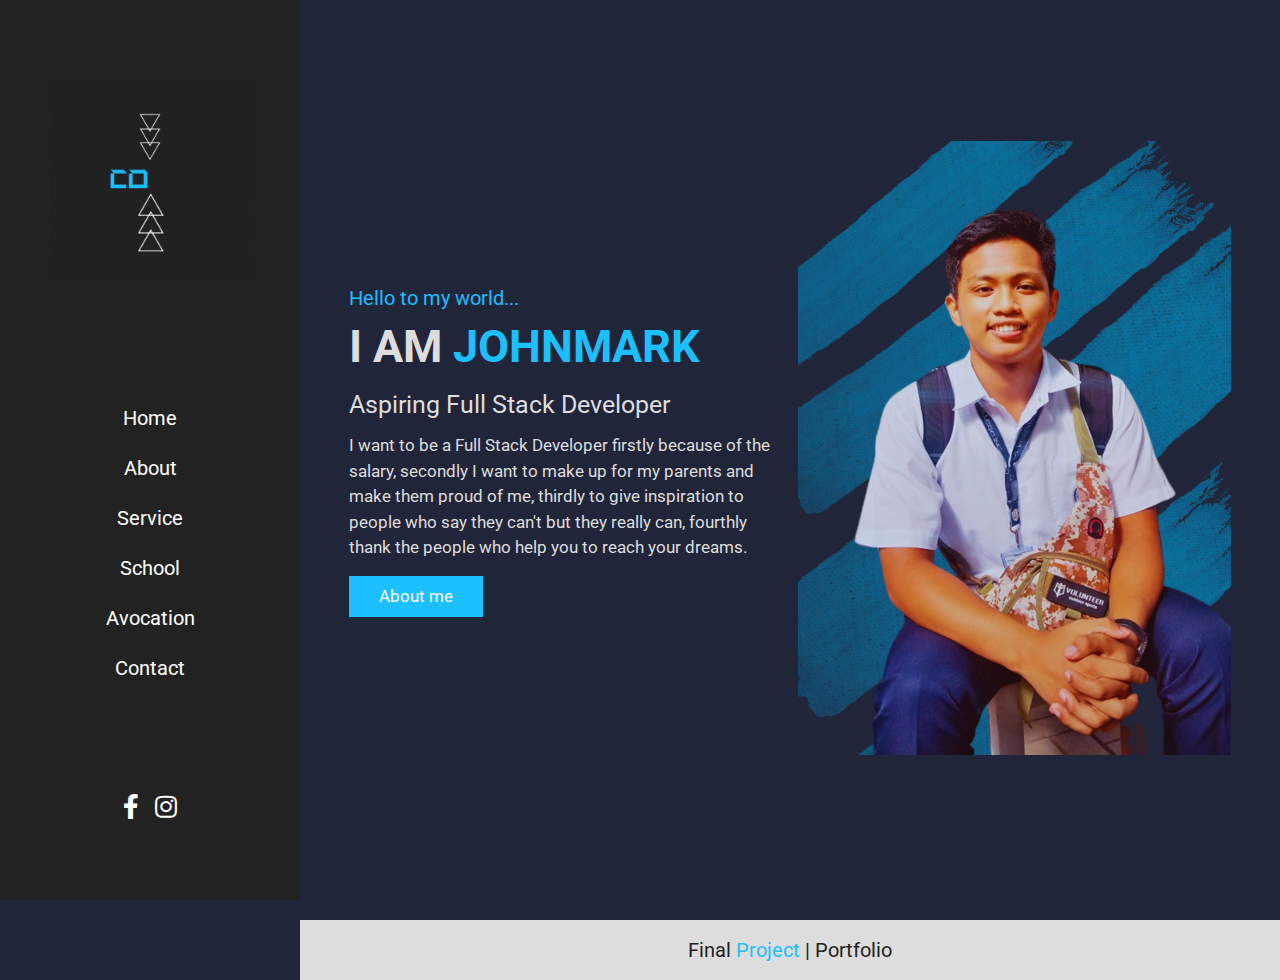
<file: index.html>
<!DOCTYPE html>
<html lang="en">
<head>
    <meta charset="UTF-8">
    <meta http-equiv="X-UA-Compatible" content="IE=edge">
    <meta name="viewport" content="width=device-width, initial-scale=1.0">
    <title>Homepage</title>
    <link rel="stylesheet" href="https://cdnjs.cloudflare.com/ajax/libs/font-awesome/5.15.3/css/all.min.css">
    <link rel="stylesheet" href="style.css">
    
</head>
<body>

<div id="menu-bars" class="fas fa-bars"></div>
    
<!-- header section starts  -->

<header>

    <a href="./index.html" class="logo"> <img src="./images/Logo.gif" height="200px" alt=""></a>
    <nav class="navbar">
        <ul>
            <li><a href="./index.html">Home</a></li>
            <li><a href="./about.html">About</a>
            <li><a href="./service.html">Service</a></li>
            <li><a href="./school.html">School</a></li>
            <li><a href="./avocation.html">Avocation</a></li>
            <li><a href="./contact.html">Contact</a></li>
        </ul>
    </nav>

    <div class="follow">
        <a href="https://web.facebook.com/johnmac.pareja/" target="_blank" class="fab fa-facebook-f"></a>
        <a href="https://www.instagram.com/johnmack_faeldonia/" target="_blank" class="fab fa-instagram"></a>
    </div>

</header>
<section class="home" id="home">

    <div class="content">
        <span class="hi"> Hello to my world... </span>
        <h3 id="animation"> i am <span> Johnmark </span> </h3>
        <p class="info"> Aspiring Full Stack Developer </p>
        <p class="text"> I want to be a Full Stack Developer firstly because of the salary, secondly I want to make up for my parents and make them proud of me, thirdly to give inspiration to people who say they can't but they really can, fourthly thank the people who help you to reach your dreams.</p>
        <a href="./about.html" class="btn">About me</a>
    </div>

    <div class="image">
        <img src="./images/imageshome-img.png" alt="">
    </div>

</section>

<footer class="footer"> Final <span> Project  </span> | Portfolio  </footer>
<script src="script.js"></script>

    

    
</body>
</html>
</file>
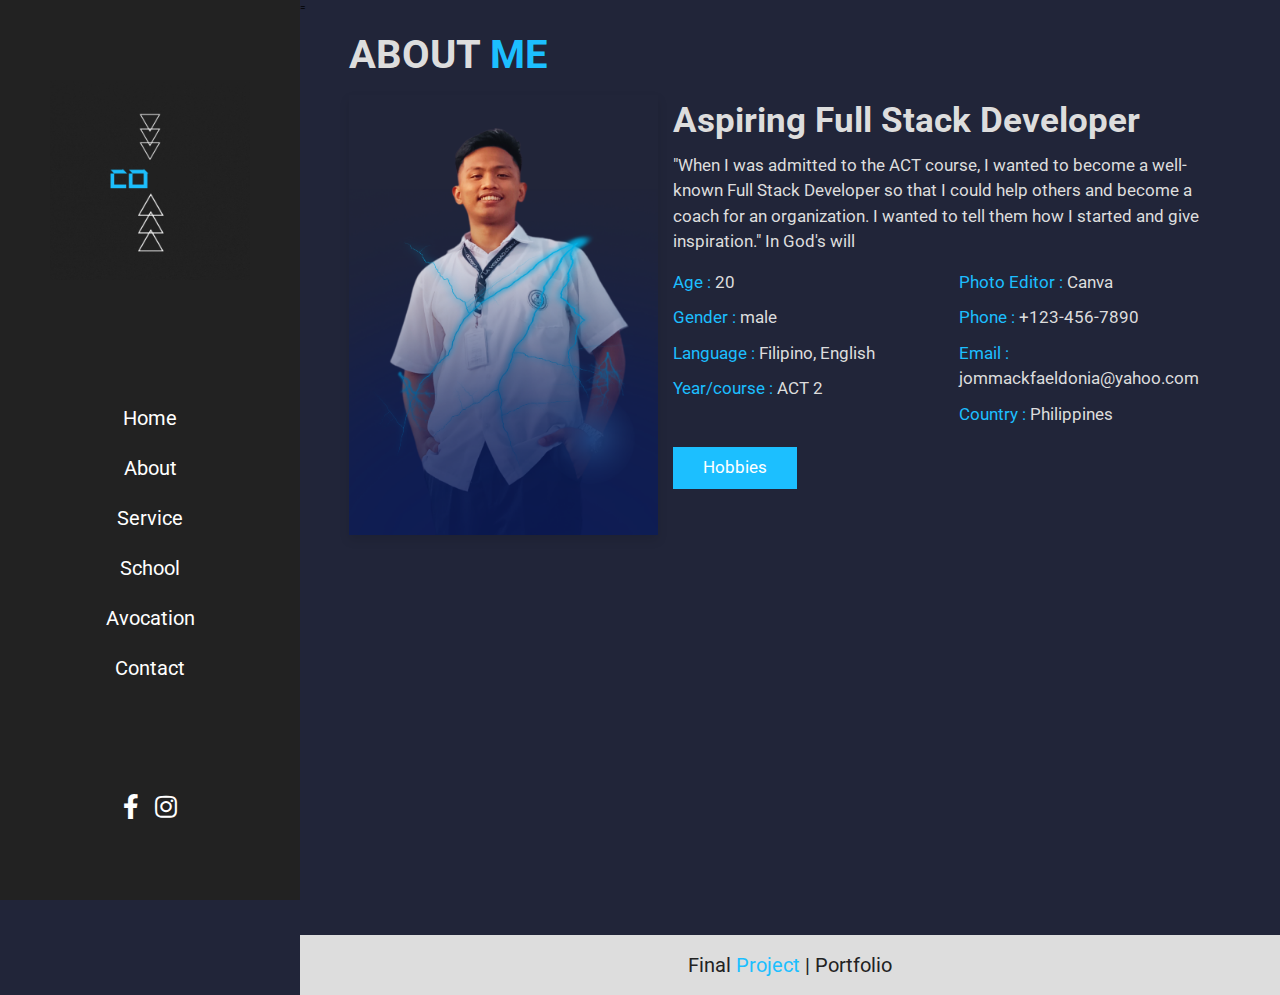
<file: about.html>
<!DOCTYPE html>
<html lang="en">
<head>
    <meta charset="UTF-8">
    <meta http-equiv="X-UA-Compatible" content="IE=edge">
    <meta name="viewport" content="width=device-width, initial-scale=1.0">
    <title>About</title>
    <link rel="stylesheet" href="https://cdnjs.cloudflare.com/ajax/libs/font-awesome/5.15.3/css/all.min.css">
    <link rel="stylesheet" href="style.css">
</head>
<body>
=

<div id="menu-bars" class="fas fa-bars"></div>
    
<!-- header section starts  -->

<header>

    <a href="./index.html" class="logo"> <img src="./images/Logo.gif" height="200px" alt=""></a>

    <nav class="navbar">
        <ul>
            <li><a href="./index.html">Home</a></li>
            <li><a href="./about.html">About</a>
            <li><a href="./service.html">Service</a></li>
            <li><a href="./school.html">School</a></li>
            <li><a href="./avocation.html">Avocation</a></li>
            <li><a href="./contact.html">Contact</a></li>
        </ul>
    </nav>
    <div class="follow">
        <a href="https://web.facebook.com/johnmac.pareja/" target="_blank" class="fab fa-facebook-f"></a>
        <a href="https://www.instagram.com/johnmack_faeldonia/" target="_blank" class="fab fa-instagram"></a>
    </div>
    

</header>
<!-- about section starts  -->

<section class="about" id="about">

    <h1 class="heading"> about <span> me </span> </h1>
    
    <div class="row-1">
    
        <div class="image">
            <img src="./images/imagesabout-img.png" alt="">
        </div>
    
        <div class="content">
            <h3>Aspiring Full Stack Developer</h3>
            <p>"When I was admitted to the ACT course, I wanted to become a well-known Full Stack Developer so that I could help others and become a coach for an organization. I wanted to tell them how I started and give inspiration." In God's will</p>
            <div class="box-container">
                <div class="box">
                    <p> <span>Age : </span> 20 </p>
                    <p> <span> Gender : </span> male </p>
                    <p> <span> Language : </span> Filipino, English </p>
                    <p> <span> Year/course : </span> ACT 2 </p>
                </div>
                <div class="box">
                    <p> <span> Photo Editor : </span> Canva </p>
                    <p> <span> Phone : </span> +123-456-7890 </p>
                    <p> <span> Email : </span> jommackfaeldonia@yahoo.com</p>
                    <p> <span> Country : </span> Philippines </p>
                </div>
                
        
            </div>
            
            <a href="./avocation.html" class="btn">Hobbies</a>


        </div>
        </div> 
        

    
        </div>
    </section>
    <footer class="footer"> Final <span> Project  </span> | Portfolio  </footer>
    <script src="script.js"></script>
</body>
</html>
</file>
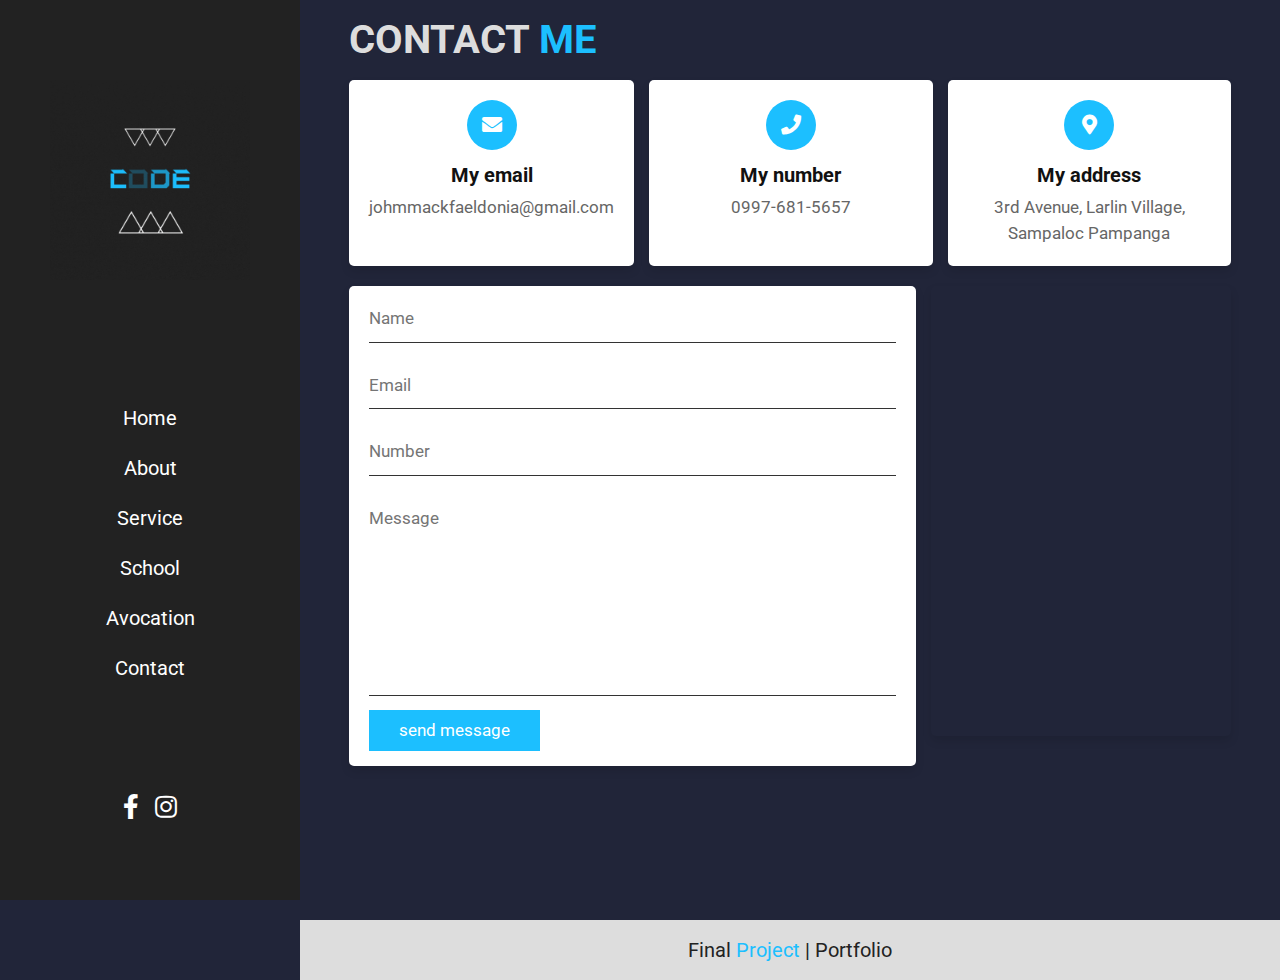
<file: contact.html>
<!DOCTYPE html>
<html lang="en">
<head>
    <meta charset="UTF-8">
    <meta http-equiv="X-UA-Compatible" content="IE=edge">
    <meta name="viewport" content="width=device-width, initial-scale=1.0">
    <title>Contact</title>
    <link rel="stylesheet" href="https://cdnjs.cloudflare.com/ajax/libs/font-awesome/5.15.3/css/all.min.css">
    <link rel="stylesheet" href="style.css">
</head>
<body>


<div id="menu-bars" class="fas fa-bars"></div>
    


<header>

    <a href="./index.html" class="logo"> <img src="./images/Logo.gif" height="200px" alt=""></a>

    <nav class="navbar">
        <ul>
            <li><a href="./index.html">Home</a></li>
            <li><a href="./about.html">About</a>
            <li><a href="./service.html">Service</a></li>
            <li><a href="./school.html">School</a></li>
            <li><a href="./avocation.html">Avocation</a></li>
            <li><a href="./contact.html">Contact</a></li>
        </ul>
    </nav>

    <div class="follow">
        <a href="https://web.facebook.com/johnmac.pareja/" target="_blank" class="fab fa-facebook-f"></a>
        <a href="https://www.instagram.com/johnmack_faeldonia/" target="_blank" class="fab fa-instagram"></a>
    </div>
</header>
<section class="contact" id="contact">

    <h1 class="heading"> contact <span> me </span> </h1>

    <div class="icons-container">

        <div class="icons">
            <i class="fas fa-envelope"></i>
            <h3>My email</h3>
            <p>johmmackfaeldonia@gmail.com</p>
           
        </div>

        <div class="icons">
            <i class="fas fa-phone"></i>
            <h3>My number</h3>
            <p>0997-681-5657</p>
        </div>

        <div class="icons">
            <i class="fas fa-map-marker-alt"></i>
            <h3>My address</h3>
            <p>3rd Avenue, Larlin Village, Sampaloc Pampanga</p>
        </div>

    </div>

    <div class="row">

        <form action="">

            <input type="text" placeholder="name" class="box">
            <input type="email" placeholder="email" class="box">
            <input type="number" placeholder="number" class="box">

            <textarea name="" placeholder="message" id="" cols="30" rows="10"></textarea>

            <input type="submit" class="btn" value="send message">

        </form>

        <iframe class="map" src="https://www.google.com/maps/embed?pb=!1m18!1m12!1m3!1d3854.572774555945!2d120.75601475060654!3d14.960876889522646!2m3!1f0!2f0!3f0!3m2!1i1024!2i768!4f13.1!3m3!1m2!1s0x33965633ab27826d%3A0x2d7dedc6e68c3526!2sLarlin%20Village!5e0!3m2!1sen!2sph!4v1673173034094!5m2!1sen!2sph" width="600" height="450" style="border:0;" allowfullscreen="" loading="lazy" referrerpolicy="no-referrer-when-downgrade" allowfullscreen="" loading="lazy"></iframe>

    </div>
  

</section>
<footer class="footer"> Final <span> Project  </span> | Portfolio  </footer>
<script src="script.js"></script>

</body>
</html>
</file>
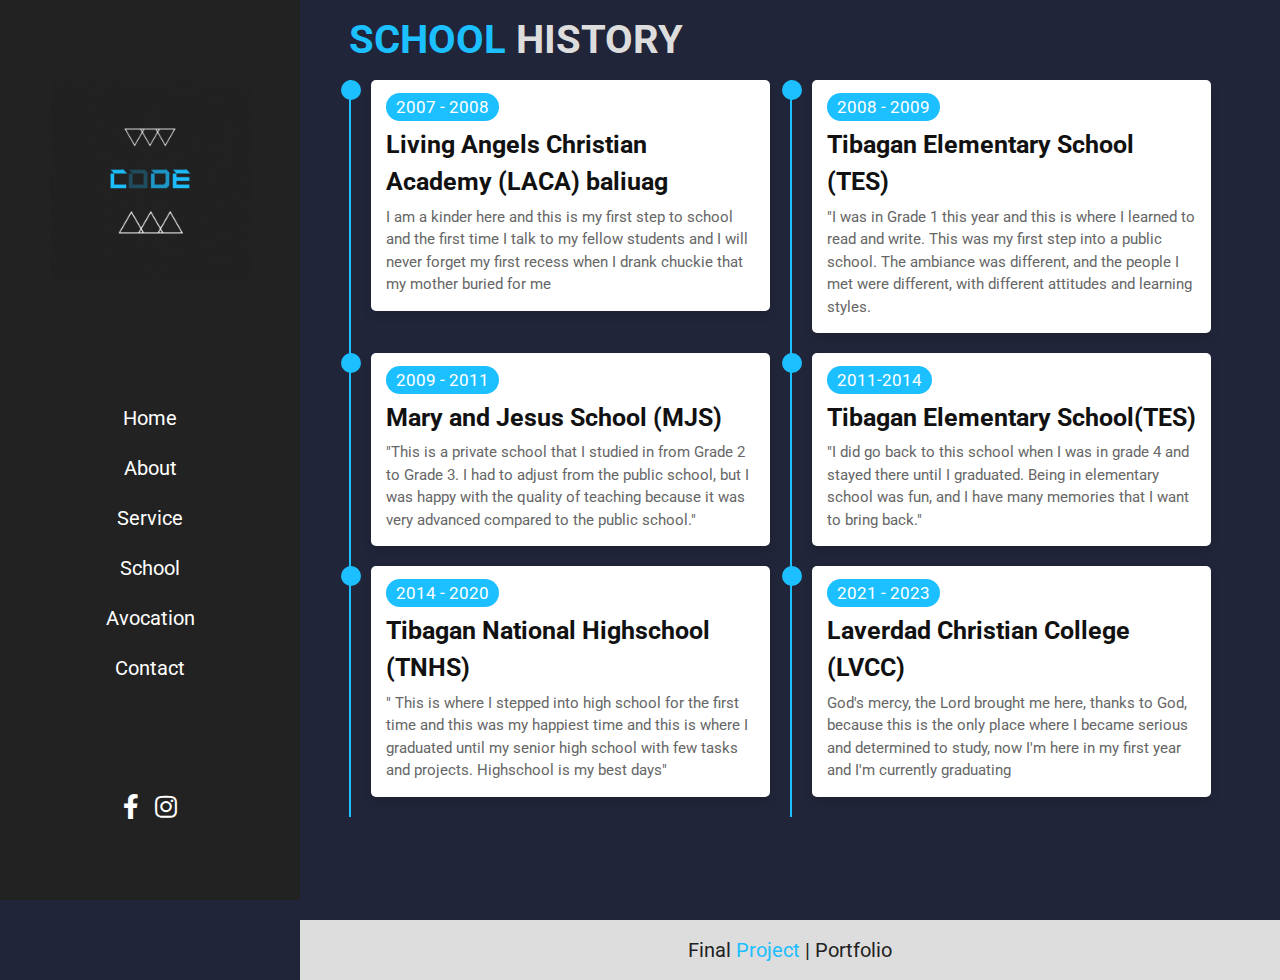
<file: school.html>
<!DOCTYPE html>
<html lang="en">
<head>
    <meta charset="UTF-8">
    <meta http-equiv="X-UA-Compatible" content="IE=edge">
    <meta name="viewport" content="width=device-width, initial-scale=1.0">
    <title>School History</title>
    <link rel="stylesheet" href="https://cdnjs.cloudflare.com/ajax/libs/font-awesome/5.15.3/css/all.min.css">
    <link rel="stylesheet" href="style.css">
</head>
<body>


<div id="menu-bars" class="fas fa-bars"></div>
    
<!-- header section starts  -->

<header>

    <a href="./index.html" class="logo"> <img src="./images/Logo.gif" height="200px" alt=""></a>

    <nav class="navbar">
        <ul>
            <li><a href="./index.html">Home</a></li>
            <li><a href="./about.html">About</a>
            <li><a href="./service.html">Service</a></li>
            <li><a href="./school.html">School</a></li>
            <li><a href="./avocation.html">Avocation</a></li>
            <li><a href="./contact.html">Contact</a></li>
        </ul>
    </nav>
    <div class="follow">
        <a href="https://web.facebook.com/johnmac.pareja/" target="_blank" class="fab fa-facebook-f"></a>
        <a href="https://www.instagram.com/johnmack_faeldonia/" target="_blank" class="fab fa-instagram"></a>
    </div>

</header>

<section class="school" id="school">

    <h1 class="heading"> <span> school </span> history </h1>

    <div class="box-container">

        <div class="box">
            <div class="content">
                <span> 2007 - 2008 </span>
                <h3>Living Angels Christian Academy (LACA) baliuag</h3>
                <p>I am a kinder here and this is my first step to school and the first time I talk to my fellow students and I will never forget my first recess when I drank chuckie that my mother buried for me<p>
            </div>
        </div>

        <div class="box">
            <div class="content">
                <span> 2008 - 2009 </span>
                <h3>Tibagan Elementary School (TES)</h3>
                <p>"I was in Grade 1 this year and this is where I learned to read and write. This was my first step into a public school. The ambiance was different, and the people I met were different, with different attitudes and learning styles.</p>
            </div>
        </div>

        <div class="box">
            <div class="content">
                <span> 2009 - 2011 </span>
                <h3>Mary and Jesus School (MJS)</h3>
                <p>"This is a private school that I studied in from Grade 2 to Grade 3. I had to adjust from the public school, but I was happy with the quality of teaching because it was very advanced compared to the public school."</p>
            </div>
        </div>

        <div class="box">
            <div class="content">
                <span> 2011-2014 </span>
                <h3>Tibagan Elementary School(TES)</h3>
                <p>"I did go back to this school when I was in grade 4 and stayed there until I graduated. Being in elementary school was fun, and I have many memories that I want to bring back."</p>
            </div>
        </div>

        <div class="box">
            <div class="content">
                <span> 2014 - 2020 </span>
                <h3>Tibagan National Highschool (TNHS)</h3>
                <p>"
                    This is where I stepped into high school for the first time and this was my happiest time and this is where I graduated until my senior high school with few tasks and projects. Highschool is my best days"</p>
            </div>
        </div>

        <div class="box">
            <div class="content">
                <span> 2021 - 2023 </span>
                <h3>Laverdad Christian College (LVCC)</h3>
                <p>
                    God's mercy, the Lord brought me here, thanks to God, because this is the only place where I became serious and determined to study, now I'm here in my first year and I'm currently graduating</p>
            </div>
        </div>
   
      

    </div>

</section>
<footer class="footer"> Final <span> Project  </span> | Portfolio  </footer>
<script src="script.js"></script>

    
</body>
</html>
</file>
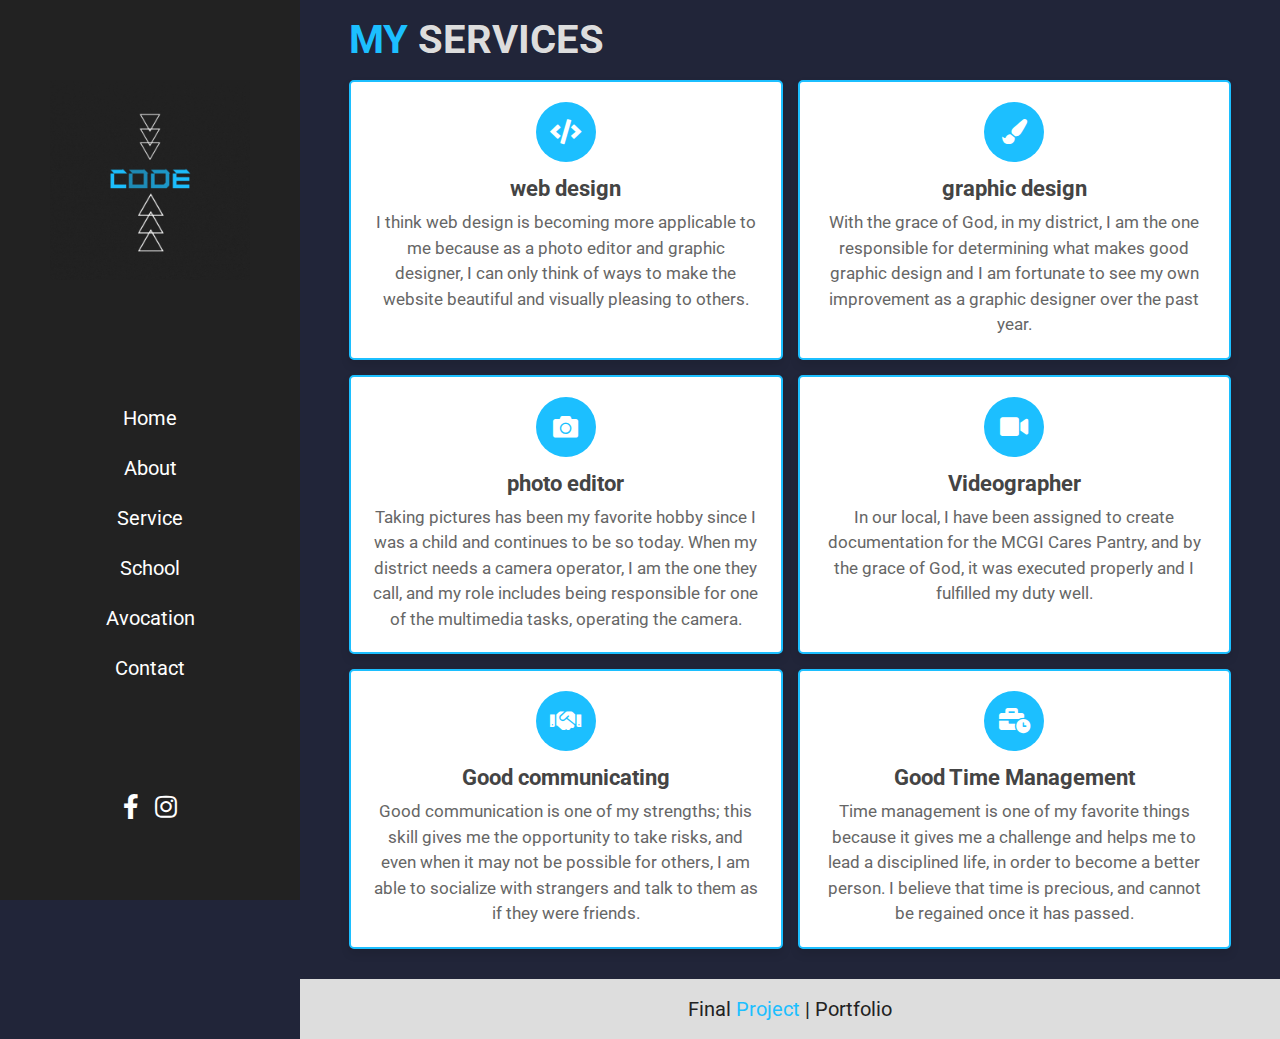
<file: service.html>
<!DOCTYPE html>
<html lang="en">
<head>
    <meta charset="UTF-8">
    <meta http-equiv="X-UA-Compatible" content="IE=edge">
    <meta name="viewport" content="width=device-width, initial-scale=1.0">
    <title>Service</title>
    <link rel="stylesheet" href="https://cdnjs.cloudflare.com/ajax/libs/font-awesome/5.15.3/css/all.min.css">
    <link rel="stylesheet" href="style.css">
</head>
<body>
 

<div id="menu-bars" class="fas fa-bars"></div>
    
<!-- header section starts  -->

<header>

    <a href="./index.html" class="logo"> <img src="./images/Logo.gif" height="200px" alt=""></a>

    <nav class="navbar">
        <ul>
            <li><a href="./index.html">Home</a></li>
            <li><a href="./about.html">About</a>
            <li><a href="./service.html">Service</a></li>
            <li><a href="./school.html">School</a></li>
            <li><a href="./avocation.html">Avocation</a></li>
            <li><a href="./contact.html">Contact</a></li>
        </ul>
    </nav>

    <div class="follow">
        <a href="https://web.facebook.com/johnmac.pareja/" target="_blank" class="fab fa-facebook-f"></a>
        <a href="https://www.instagram.com/johnmack_faeldonia/" target="_blank" class="fab fa-instagram"></a>
    </div>
</header>
<section class="service" id="service" >

    <h1 class="heading"> <span> my </span> services </h1>
    
        <div class="box-container">
    
            <div class="box">
                <i class="fas fa-code"></i>
                <h3>web design</h3>
                <p>I think web design is becoming more applicable to me because as a photo editor and graphic designer, I can only think of ways to make the website beautiful and visually pleasing to others.</p>
            </div>
    
            <div class="box">
                <i class="fas fa-paint-brush"></i>
                <h3>graphic design</h3>
                <p>With the grace of God, in my district, I am the one responsible for determining what makes good graphic design and I am fortunate to see my own improvement as a graphic designer over the past year.</p>
            </div>
    
            <div class="box">
                <i class="fas fa-camera"></i>
                <h3>photo editor</h3>
                <p>Taking pictures has been my favorite hobby since I was a child and continues to be so today. When my district needs a camera operator, I am the one they call, and my role includes being responsible for one of the multimedia tasks, operating the camera.</p>
            </div>
    
            <div class="box">
                <i class="fas fa-video"></i>
                <h3>Videographer</h3>
                <p>In our local, I have been assigned to create documentation for the MCGI Cares Pantry, and by the grace of God, it was executed properly and I fulfilled my duty well.</p>
            </div>
    
            <div class="box">
                <i class="fas fa-handshake"></i>
                <h3>Good communicating</h3>
                <p>Good communication is one of my strengths; this skill gives me the opportunity to take risks, and even when it may not be possible for others, I am able to socialize with strangers and talk to them as if they were friends.</p>
            </div>
    
            <div class="box">
                <i class="fas fa-business-time"></i>
                <h3>Good Time Management</h3>
                <p>Time management is one of my favorite things because it gives me a challenge and helps me to lead a disciplined life, in order to become a better person. I believe that time is precious, and cannot be regained once it has passed.</p>
            </div>
    
        </div>
        </section>
    
   

    <script src="script.js"></script>

    <footer class="footer"> Final <span> Project  </span> | Portfolio  </footer>
    </body>
</html>
</file>
<file: style.css>
@import url('https://fonts.googleapis.com/css2?family=Roboto:wght@100;300;400;500;700&display=swap');

:root{
    --main-color:#1cbfff;
}


*{
    font-family: 'Roboto', sans-serif;
    margin:0; padding:0;
    box-sizing: border-box;
    outline: none; border:none;
    text-decoration: none;
    transition: all .2s linear;
    line-height: 1.5;

}

html{
    font-size: 62.5%;
    overflow-x: hidden;
    scroll-behavior: smooth;
}

body{
    background: #212539;
    padding-left: 30rem;
}

section{
    padding:1rem 5%;
    min-height: 100vh;
}

.heading{
    font-size: 4rem;
    padding-bottom: 1rem;
    color:#ddd;
    text-transform: uppercase;
}

.heading span{
    color:var(--main-color);
    text-transform: uppercase;
}

.btn{
    display: inline-block;
    margin-top: 1rem;
    padding:.8rem 3rem;
    background:var(--main-color);
    color:#fff;
    cursor: pointer;
    font-size: 1.7rem;
}

.btn:hover{
    background:#111;
    letter-spacing: .2rem;
}


header{
    position: fixed;
    top:0; left:0; bottom:0;
    background:#222;

    display: flex;
    align-items: center;
    justify-content: space-between;

    z-index: 1000;
    flex-flow: column;
    padding:8rem 4rem;
    width:30rem;
    text-align: center;

}

header .logo{
    text-transform: uppercase;
    color:#fff;
    font-size: 3rem;
    font-weight: bolder;
}

header .logo span{
    text-transform: uppercase;
    color:var(--main-color);
}

header .navbar a{
    display: block;
    font-size: 2rem;
    color:#fff;
    margin:2rem 0;
}

header .navbar a:hover{
    letter-spacing: .2rem;
    color:var(--main-color);
}

header .follow a{
    font-size: 2.5rem;
    color:#fff;
    margin:0 .7rem;
}

header .follow a:hover{
    color:var(--main-color);
}
nav ul li{
   list-style: none;
   
}

#menu-bars{
    position: fixed;
    top:1rem; right: 1rem;
    z-index: 10000;
    background:var(--main-color);
    color:#fff;
    border-radius: .5rem;
    padding:1rem 1.5rem;
    font-size: 3rem;
    cursor:pointer;
    display: none;
}

.home{
    display: flex;
    align-items: center;
    flex-wrap: wrap;
    gap:1.5rem;
}

.home .image{
    flex:1 1 40rem;
}

.home .image img{
    width:100%;
}

.home .content{
    flex:1 1 40rem;
}

.home .content .hi{
    font-size: 2rem;
    color:var(--main-color);
}

.home .content h3{
    font-size: 4.5rem;
    color:#ddd;
    text-transform: uppercase;
}

.home .content h3 span{
    color:var(--main-color);
    text-transform: uppercase;
}

.home .content .info{
    font-size: 2.5rem;
    color:#ddd;
    padding:.5rem 0;
}

.home .content .text{
    font-size: 1.7rem;
    color:#ddd;
    padding:.5rem 0;
}

.about .row-1{
    display: flex;
    flex-wrap: wrap;
    gap:1.5rem;
    padding-bottom: 2rem;
}

.about .row-1 .image{
    flex:1 1 25rem;
}

.about .row-1 .image img{
    height: 100%;
    width:100%;
    object-fit: cover;
    box-shadow: 0 .5rem 1rem rgba(0,0,0,.1);
}

.about .row-1 .content{
    flex:1 1 50rem;
}

.about .row-1 .content h3{
    color: #ddd;
    font-size: 3.5rem;
}

.about .row-1 .content p{
    color:#ddd;
    font-size: 1.7rem;
    padding:.5rem 0;
}

.about .row-1 .content .box-container{
    display: flex;
    flex-wrap: wrap;
    gap:1.5rem;
    padding: 0.5rem 0;
}

.about .row-1 .content .box-container .box{
    flex:1 1 20rem;
}

.about .row-1 .content .box-container .box span{
    color:var(--main-color);
}

.about .row-2 .box-container{
    flex:1 1 40rem;
    display: flex;
    flex-wrap: wrap;
    gap:1.5rem;
}

.service .box-container{
    display: flex;
    flex-wrap: wrap;
    gap:1.5rem;
}
.service .box {
    border: 2px solid #1cbfff;
    animation: pulse 1s infinite;
}

.service .box-container .box{
    flex:1 1 30rem;
    text-align: center;
    padding:2rem;
    background:#fff;
    border-radius: .5rem;
    box-shadow:0 .5rem 1rem rgba(0,0,0,.1);
}

.service .box-container .box i{
    height:6rem;
    width:6rem;
    line-height: 6rem;
    font-size: 2.5rem;
    color:#fff;
    background:var(--main-color);
    border-radius: 50%;
}

.service .box-container .box h3{
    color:#444;
    font-size: 2.2rem;
    padding-top: 1rem;
}

.service .box-container .box p{
    color:#666;
    font-size: 1.7rem;
    padding-top: .5rem;
}

.school .box-container{
    display: flex;
    flex-wrap: wrap;
}

.school .box-container .box{
    position: relative;
    flex:1 1 33rem;
    border-left: .2rem solid var(--main-color);
    padding-left: 2rem;
    padding-right: 2rem;
    padding-bottom: 2rem;    
}

.school .box-container .box::before{
    content: '';
    position: absolute;
    top:0; left:-1rem;
    height:2rem;
    width:2rem;
    border-radius: 50%;
    background:var(--main-color);
}

.school .box-container .box .content{
    background:#fff;
    padding:1.5rem;
    box-shadow: 0 .5rem 1rem rgba(0,0,0,.1);
    border-radius: .5rem;
}

.school .box-container .box .content span{
    color:#fff;
    font-size: 1.7rem;
    background:var(--main-color);
    border-radius: 50rem;
    padding:.4rem 1rem;
}

.school .box-container .box .content h3{
    font-size: 2.5rem;
    padding:.5rem 0;
    color:#111;
}

.school .box-container .box .content p{
    font-size: 1.5rem;
    color:#666;
}

.avocation .box-container{
    display: flex;
    flex-wrap: wrap;
    gap:1.5rem;
}

.avocation .box-container .box{
    flex:1 1 30rem;
    height:25rem;
    position: relative;
    overflow:hidden;
    border:1rem solid #fff;
    box-shadow: 0 .5rem 1rem rgba(0,0,0,.1);
    background:#fff;
    border-radius: .5rem;
}

.avocation .box-container .box img{
    height:100%;
    width:100%;
    object-fit: cover;
    border-radius: .5rem;
    position: relative;
    z-index: 1;
}

.avocation .box-container .box:hover img{
    height:75%;
    width:75%;
}

.avocation .box-container .box h3{
    position: absolute;
    bottom:.5rem; left:1rem;
    font-size: 2.5rem;
    color:#333;
    text-transform: uppercase;
}

.contact .icons-container{
    display: flex;
    gap:1.5rem;
    flex-wrap: wrap;
    padding-bottom: 2rem;
}

.contact .icons-container .icons{
    flex:1 1 25rem;
    text-align: center;
    padding:2rem;
    background:#fff;
    box-shadow: 0 .5rem 1rem rgba(0,0,0,.1);
    border-radius: .5rem;
}

.contact .icons-container .icons i{
    height:5rem;
    width:5rem;
    line-height: 5rem;
    font-size: 2rem;
    background: var(--main-color);
    color:#fff;
    border-radius: 50%;
}

.contact .icons-container .icons h3{
    color:#111;
    font-size: 2rem;
    padding:.5rem 0;
    padding-top: 1rem;
}

.contact .icons-container .icons p{
    color:#666;
    font-size: 1.7rem;
}

.contact .row{
    display: flex;
    flex-wrap: wrap;
    gap:1.5rem;
}

.contact .row form{
    flex:1 1 55rem;
    background:#fff;
    padding:0 2rem;
    box-shadow: 0 .5rem 1rem rgba(0,0,0,.1);
    border-radius: .5rem;
}

.contact .row .map{
    flex:1 1 25rem;
    border:1rem solid #fff;
    box-shadow: 0 .5rem 1rem rgba(0,0,0,.1);
    border-radius: .5rem;
    width: 100%;
}

.contact .row form .box,
.contact .row form textarea{
    width: 100%;
    border-bottom: .1rem solid #333;
    color:#333;
    text-transform: none;
    font-size: 1.7rem;
    padding:1rem 0;
    margin:1rem 0;
}

.contact .row form .box:focus,
.contact .row form textarea:focus{
    border-color: var(--main-color);
}

.contact .row form .box::placeholder,
.contact .row form textarea::placeholder{
    text-transform: capitalize;
}

.contact .row form textarea{
    height: 20rem;
    resize: none;
}

.contact .row form .btn{
    margin-top: 0;
    margin-bottom: 1.5rem;
}

.footer{
    margin-top: 2rem;
    font-size: 2rem;
    padding:1.5rem;
    text-align: center;
    color:#222;
    background: #ddd;
    padding-left: 1.5rem
}

.footer span{
    color:var(--main-color);
}



















/* media queries  */
@media (max-width:991px){

    html{
        font-size: 55%;
    }
    
    body{
        padding: 0;
    }

    #menu-bars{
        display: initial;
    }

    header{
        left:-120%;
    }

    header.active{
        left:0%;
    }
}

@media (max-width:450px){

    html{
        font-size: 50%;
    }

    header{
        width:100%;
    }

    .school .box-container .box{
        padding-right: 0;
    }

}
</file>
